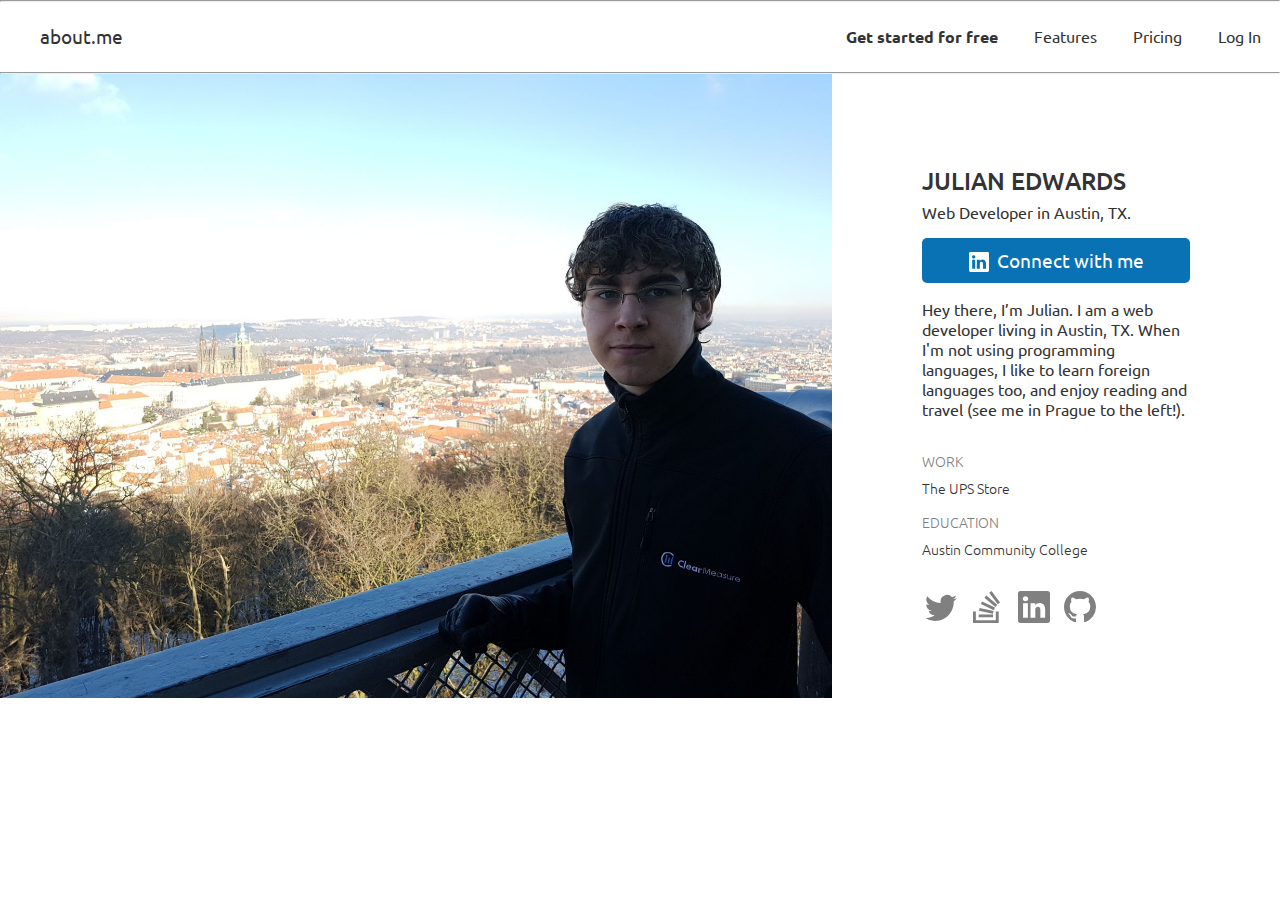
<file: project-1/index.html>
<!DOCTYPE html>
<html>
  <head>
    <title>Julian Edwards</title>
    <!-- Google Fonts - Ubuntu -->
    <link rel="preconnect" href="https://fonts.googleapis.com" />
    <link rel="preconnect" href="https://fonts.gstatic.com" crossorigin />
    <link
      href="https://fonts.googleapis.com/css2?family=Ubuntu:wght@300;400;500&display=swap"
      rel="stylesheet"
    />
    <!-- Bootstrap Icons -->
    <link
      rel="stylesheet"
      href="https://cdn.jsdelivr.net/npm/bootstrap-icons@1.7.1/font/bootstrap-icons.css"
    />
    <!-- Stylesheets -->
    <link rel="stylesheet" href="styles.css" />
  </head>
  <body>
    <!-- Navbar -->
    <nav>
      <hr />
      <table class="nav-table">
        <tr>
          <td>
            <a href="#" id="site-logo">about.me
            </a>
          </td>
          <td>
            <a href="#signup" class="nav-link"
              ><h4 style="font-weight: 600">Get started for free</h4>
            </a>
            <a href="#features" class="nav-link"
              ><h4 style="font-weight: 400">Features</h4></a
            >
            <a href="#pricing" class="nav-link"
              ><h4 style="font-weight: 400">Pricing</h4></a
            >
            <a href="#login" class="nav-link"
              ><h4 style="font-weight: 400">Log In</h4></a
            >
          </td>
        </tr>
      </table>
      <hr />
    </nav>
    <!-- Content -->
    <table style="border-spacing: 0">
      <tr>
        <!-- Profile image -->
        <td style="padding: 0; width: 65%">
          <img src="img/julianprague.jpg" style="max-width: 100%" />
        </td>
        <!-- Profile content -->
        <td style="padding: 0; width: 35%">
          <div
            style="
              padding-left: 20%;
              padding-right: 20%;
            "
          >
            <div>
              <h2 style="font-weight: 500; margin-bottom: 5px">
                JULIAN EDWARDS
              </h2>
              <p style="margin-top: 0">Web Developer in Austin, TX.</p>
            </div>
            <div>
              <a
                class="button"
                href="https://www.linkedin.com/in/julian-edwards/"
                ><svg
                    style="
                      display: inline-block;
                      vertical-align: text-bottom;
                      padding-right: 0.5rem;
                    "
                    xmlns="http://www.w3.org/2000/svg"
                    width="20"
                    height="20"
                    fill="white"
                    viewBox="0 0 16 16"
                  >
                    <path
                      d="M0 1.146C0 .513.526 0 1.175 0h13.65C15.474 0 16 .513 16 1.146v13.708c0 .633-.526 1.146-1.175 1.146H1.175C.526 16 0 15.487 0 14.854V1.146zm4.943 12.248V6.169H2.542v7.225h2.401zm-1.2-8.212c.837 0 1.358-.554 1.358-1.248-.015-.709-.52-1.248-1.342-1.248-.822 0-1.359.54-1.359 1.248 0 .694.521 1.248 1.327 1.248h.016zm4.908 8.212V9.359c0-.216.016-.432.08-.586.173-.431.568-.878 1.232-.878.869 0 1.216.662 1.216 1.634v3.865h2.401V9.25c0-2.22-1.184-3.252-2.764-3.252-1.274 0-1.845.7-2.165 1.193v.025h-.016a5.54 5.54 0 0 1 .016-.025V6.169h-2.4c.03.678 0 7.225 0 7.225h2.4z"
                    />
                  </svg>Connect with me
              </a>
            <p style="margin-bottom: 2em">
              Hey there, I’m Julian. I am a web developer living in Austin, TX.
              When I'm not using programming languages, I like to learn foreign
              languages too, and enjoy reading and travel (see me in Prague to
              the left!).
            </p>
            <!-- Experience -->
            <div style="font-size: 0.9em; font-weight: 300">
              <h4
                style="
                  font-weight: 300;
                  color: grey;
                  margin: auto auto auto auto;
                "
              >
                WORK
              </h4>
              <p style="margin: 0.5em auto 1em auto">The UPS Store</p>
              <h4
                style="
                  font-weight: 300;
                  color: grey;
                  margin: auto auto auto auto;
                "
              >
                EDUCATION
              </h4>
              <p style="margin: 0.5em auto 2em auto">
                Austin Community College
              </p>
            </div>
            <!-- Social Links -->
            <table style="width: 70%">
              <tr>
                <td>
                  <a href="https://twitter.com/JulianMEdwards"
                    ><svg
                      xmlns="http://www.w3.org/2000/svg"
                      width="32"
                      height="32"
                      fill="grey"
                      class="bi bi-twitter"
                      viewBox="0 0 16 16"
                    >
                      <path
                        d="M5.026 15c6.038 0 9.341-5.003 9.341-9.334 0-.14 0-.282-.006-.422A6.685 6.685 0 0 0 16 3.542a6.658 6.658 0 0 1-1.889.518 3.301 3.301 0 0 0 1.447-1.817 6.533 6.533 0 0 1-2.087.793A3.286 3.286 0 0 0 7.875 6.03a9.325 9.325 0 0 1-6.767-3.429 3.289 3.289 0 0 0 1.018 4.382A3.323 3.323 0 0 1 .64 6.575v.045a3.288 3.288 0 0 0 2.632 3.218 3.203 3.203 0 0 1-.865.115 3.23 3.23 0 0 1-.614-.057 3.283 3.283 0 0 0 3.067 2.277A6.588 6.588 0 0 1 .78 13.58a6.32 6.32 0 0 1-.78-.045A9.344 9.344 0 0 0 5.026 15z"
                      />
                    </svg>
                  </a>
                </td>
                <td>
                  <a href="https://stackoverflow.com/users/17481197/julian-e"
                    ><svg
                      xmlns="http://www.w3.org/2000/svg"
                      width="32"
                      height="32"
                      fill="grey"
                      class="bi bi-stack-overflow"
                      viewBox="0 0 16 16"
                    >
                      <path
                        d="M12.412 14.572V10.29h1.428V16H1v-5.71h1.428v4.282h9.984z"
                      />
                      <path
                        d="M3.857 13.145h7.137v-1.428H3.857v1.428zM10.254 0 9.108.852l4.26 5.727 1.146-.852L10.254 0zm-3.54 3.377 5.484 4.567.913-1.097L7.627 2.28l-.914 1.097zM4.922 6.55l6.47 3.013.603-1.294-6.47-3.013-.603 1.294zm-.925 3.344 6.985 1.469.294-1.398-6.985-1.468-.294 1.397z"
                      />
                    </svg>
                  </a>
                </td>
                <td>
                  <a href="https://www.linkedin.com/in/julian-edwards/"
                    ><svg
                      xmlns="http://www.w3.org/2000/svg"
                      width="32"
                      height="32"
                      fill="grey"
                      class="bi bi-linkedin"
                      viewBox="0 0 16 16"
                    >
                      <path
                        d="M0 1.146C0 .513.526 0 1.175 0h13.65C15.474 0 16 .513 16 1.146v13.708c0 .633-.526 1.146-1.175 1.146H1.175C.526 16 0 15.487 0 14.854V1.146zm4.943 12.248V6.169H2.542v7.225h2.401zm-1.2-8.212c.837 0 1.358-.554 1.358-1.248-.015-.709-.52-1.248-1.342-1.248-.822 0-1.359.54-1.359 1.248 0 .694.521 1.248 1.327 1.248h.016zm4.908 8.212V9.359c0-.216.016-.432.08-.586.173-.431.568-.878 1.232-.878.869 0 1.216.662 1.216 1.634v3.865h2.401V9.25c0-2.22-1.184-3.252-2.764-3.252-1.274 0-1.845.7-2.165 1.193v.025h-.016a5.54 5.54 0 0 1 .016-.025V6.169h-2.4c.03.678 0 7.225 0 7.225h2.4z"
                      />
                    </svg>
                  </a>
                </td>
                <td>
                  <a href="https://github.com/julianmedwards"
                    ><svg
                      xmlns="http://www.w3.org/2000/svg"
                      width="32"
                      height="32"
                      fill="grey"
                      class="bi bi-github"
                      viewBox="0 0 16 16"
                    >
                      <path
                        d="M8 0C3.58 0 0 3.58 0 8c0 3.54 2.29 6.53 5.47 7.59.4.07.55-.17.55-.38 0-.19-.01-.82-.01-1.49-2.01.37-2.53-.49-2.69-.94-.09-.23-.48-.94-.82-1.13-.28-.15-.68-.52-.01-.53.63-.01 1.08.58 1.23.82.72 1.21 1.87.87 2.33.66.07-.52.28-.87.51-1.07-1.78-.2-3.64-.89-3.64-3.95 0-.87.31-1.59.82-2.15-.08-.2-.36-1.02.08-2.12 0 0 .67-.21 2.2.82.64-.18 1.32-.27 2-.27.68 0 1.36.09 2 .27 1.53-1.04 2.2-.82 2.2-.82.44 1.1.16 1.92.08 2.12.51.56.82 1.27.82 2.15 0 3.07-1.87 3.75-3.65 3.95.29.25.54.73.54 1.48 0 1.07-.01 1.93-.01 2.2 0 .21.15.46.55.38A8.012 8.012 0 0 0 16 8c0-4.42-3.58-8-8-8z"
                      />
                    </svg>
                  </a>
                </td>
              </tr>
            </table>
          </div>
        </td>
      </tr>
    </table>
  </body>
</html>
</file>
<file: project-1/styles.css>
body {
    margin: 0;
    font-family: 'Ubuntu', sans-serif;
    color: #333;
}

hr {
    margin: 0;
}

.nav-table {
    width: 100%;
}

#site-logo {
    text-align: left;
    text-decoration: none;
    color: #333;
    padding-left: 2em;
    font-weight: 400;
    display: block;
    font-size: 1.17em;
}

#site-logo h3 {
    padding-left: 2em;
    font-weight: 400;
}

.nav-link {
    display: inline-block;
    padding: 0px 1em 0px 1em;
    text-decoration: none;
    color: #333;
}

.nav-table td {
    text-align: right;
}

.button {
    display: block;
    text-align: center;
    color: white;
    background-color: #0872b4;
    border-radius: 5px;
    text-decoration: none;
    font-size: 1.17em;
    padding: 10px;
    font-weight: 400;
    transition: 0.2;
}

.button:hover {
    background-color: #005a92;
    transition: 0.2s;
}
</file>
